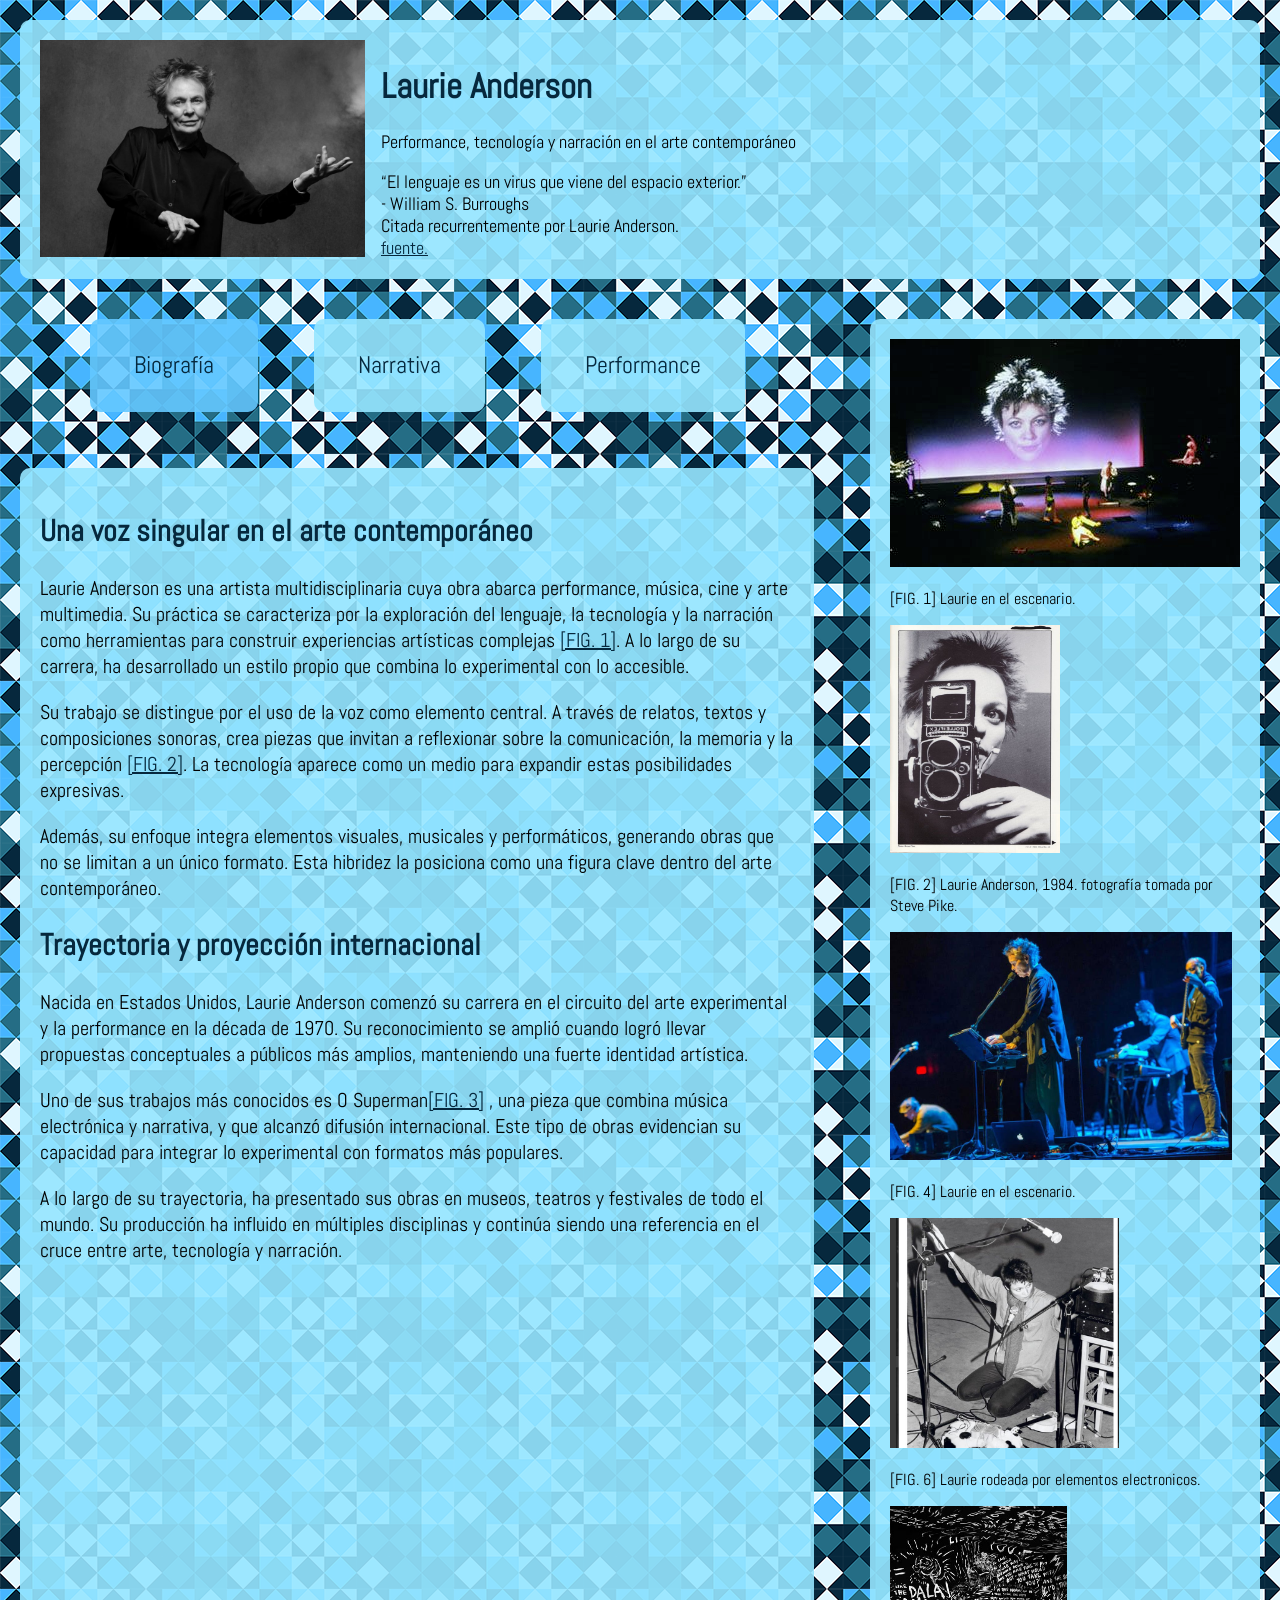
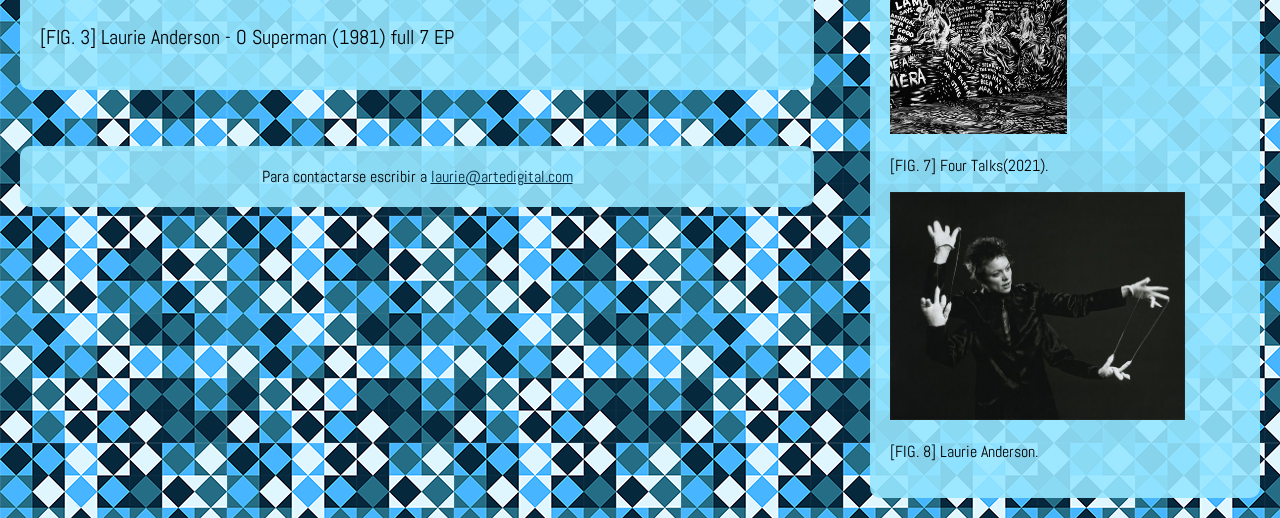
<file: primer parcial/index.html>
<!DOCTYPE html>
<html lang="es">
  <head>
    <meta charset="utf-8">
    <meta name="viewport" content="width=device-width, initial-scale=1.0"> <!--esto es para la vista desde un celular-->
    <title>Laurie Anderson - Biografía</title>
        
    <link rel="preconnect" href="https://fonts.googleapis.com">
    <link rel="preconnect" href="https://fonts.gstatic.com" crossorigin>
    <link href="https://fonts.googleapis.com/css2?family=Abel&display=swap" rel="stylesheet">
    <link rel="stylesheet" href="css/estilo.css">
  </head>
  <body>

    <header>
      <img class="foto-principal" src="img/anderson-1.jpg" alt="Imagen de Laurie" height="225" width="325">
      
      <div class="titulo">
          <h1>Laurie Anderson</h1>
          
          <p>Performance, tecnología y narración en el arte contemporáneo</p>

          <section>
          <q>El lenguaje es un virus que viene del espacio exterior.</q>
          <br>- William S. Burroughs
          <br>Citada recurrentemente por Laurie Anderson.
          <br> <a href="https://www.goodreads.com/author/quotes/4462369.William_S_Burroughs#:~:text=Language%20is%20a%20virus%20from%20outer%20space" target="_blank">
          fuente.</a>
          </section>
      </div>
    </header>
  
    <div class="layout">
      <div class="left"> 
    
        <nav>
          <ul>
            <li class="actual">
              <a href="index.html" target="_self">Biografía</a>
            </li>

              <li class="otra">
              <a href="narrativa.html" target="_self">Narrativa</a>
            </li>

              <li class="otra">
              <a href="performance.html" target="_self">Performance</a>
              </li>
          </ul>
        </nav>


        <main>
          <h2>Una voz singular en el arte contemporáneo</h2>
          <p>
            Laurie Anderson es una artista multidisciplinaria cuya obra abarca performance, música, cine y arte multimedia. 
            Su práctica se caracteriza por la exploración del lenguaje, la tecnología y la narración como herramientas para construir experiencias artísticas complejas 
            <a href="#fig1">[FIG. 1]</a>. 
            A lo largo de su carrera, ha desarrollado un estilo propio que combina lo experimental con lo accesible.
          </p>

          <section>
            <p>
              Su trabajo se distingue por el uso de la voz como elemento central. 
              A través de relatos, textos y composiciones sonoras, crea piezas que invitan a reflexionar sobre la comunicación, la memoria y la percepción
              <a href="#fig2">[FIG. 2]</a>. 
              La tecnología aparece como un medio para expandir estas posibilidades expresivas.
            </p>
            <p>
              Además, su enfoque integra elementos visuales, musicales y performáticos, generando obras que no se limitan a un único formato. 
              Esta hibridez la posiciona como una figura clave dentro del arte contemporáneo.
            </p>
          </section>
          
          <article>
            <h2>Trayectoria y proyección internacional</h2>
            <p>
              Nacida en Estados Unidos, Laurie Anderson comenzó su carrera en el circuito del arte experimental y la performance en la década de 1970. 
              Su reconocimiento se amplió cuando logró llevar propuestas conceptuales a públicos más amplios, manteniendo una fuerte identidad artística.
            </p>
            <p>
              Uno de sus trabajos más conocidos es O Superman<a href="#fig3">[FIG. 3]</a>
              , una pieza que combina música electrónica y narrativa, y que alcanzó difusión internacional. 
              Este tipo de obras evidencian su capacidad para integrar lo experimental con formatos más populares.
            </p>
            <p>
              A lo largo de su trayectoria, ha presentado sus obras en museos, teatros y festivales de todo el mundo. 
              Su producción ha influido en múltiples disciplinas y continúa siendo una referencia en el cruce entre arte, tecnología y narración.
            </p>
          </article>

          
          <section>
            <iframe width="560" height="315" src="https://www.youtube.com/embed/u6ImFRdNG0A?si=_eB11R2NjdwvjgWC" title="YouTube video player" frameborder="0" allow="accelerometer; autoplay; clipboard-write; encrypted-media; gyroscope; picture-in-picture; web-share" referrerpolicy="strict-origin-when-cross-origin" allowfullscreen></iframe>
            <p>
              [FIG. 3] Laurie Anderson - O Superman (1981) full 7 EP
            </p>
          </section>
        </main>

        <footer>
          Para contactarse escribir a <a href="mailto:laurie@artedigital.com">laurie@artedigital.com</a>
        </footer>
      </div>

      <aside>

        <section>
          <img id="fig1" src="img/1000109879.jpg" alt="imagen de Laurie en el escenario" height="228" width="350">
          <p>[FIG. 1] Laurie en el escenario.</p>
        </section>
        
        <section>
          <img id="fig2" src="img/1000109864.jpg" alt="fotografía de Laurie" height="228" width="170">
          <p>[FIG. 2] Laurie Anderson, 1984. fotografía tomada por Steve Pike.</p>
        </section>
        
        <section>
          <img id="fig4" src="img/anderson-2.jpg" alt="imagen de Laurie en el escenario" height="228" width="342">
          <p>[FIG. 4] Laurie en el escenario.</p>
        </section>

        <section>
          <img id="fig6" src="img/1000109865.jpg" alt="Laurie rodeada por elementos electronicos" height="230" width="229">
          <p>[FIG. 6] Laurie rodeada por elementos electronicos.</p>
        </section>

        <section>
          <img id="fig7" src="img/anderson-3.jpg" alt="Laurie Anderson:Four Talks 2021" height="228" width="177">
          <p>[FIG. 7] Four Talks(2021).</p>
        </section>

        <section>
          <img id="fig8" src="img/1000109863.jpg" alt="Laurie Anderson" height="228" width="295">
          <p>[FIG. 8] Laurie Anderson.</p>
        </section>

      </aside>
    </div>

    

    

  </body>
</html>
</file>
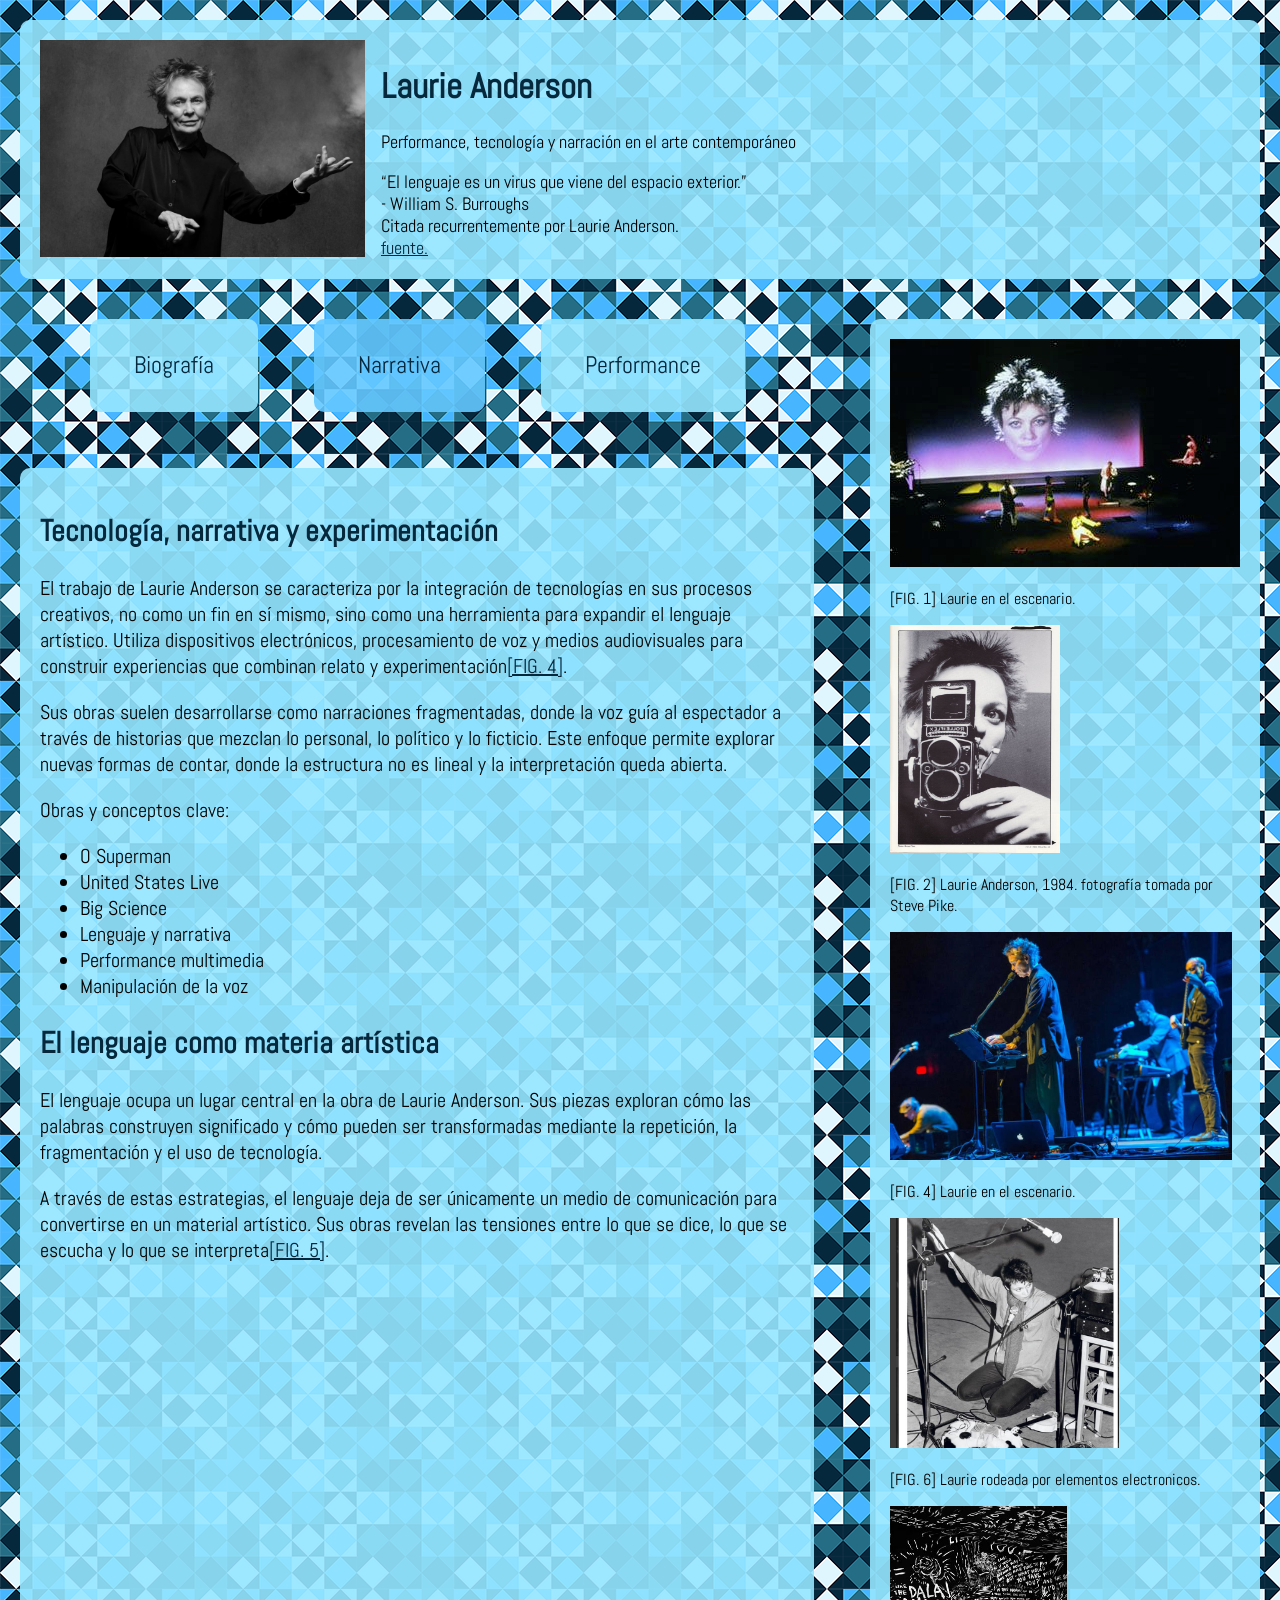
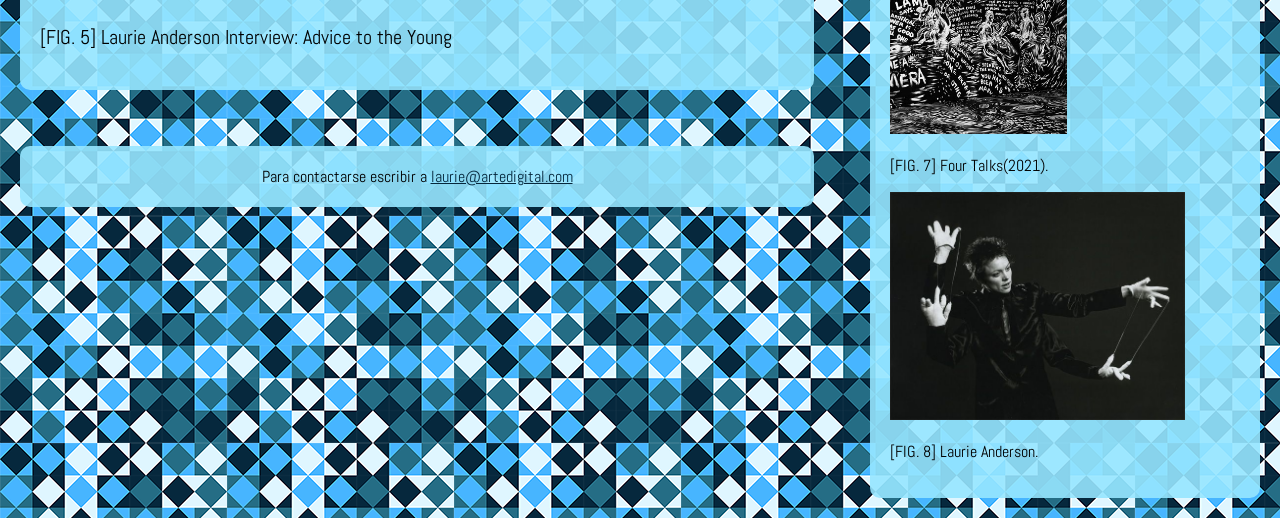
<file: primer parcial/narrativa.html>
<!DOCTYPE html>
<html lang="es">
    <head>
        <meta charset="utf-8">
        <meta name="viewport" content="width=device-width, initial-scale=1.0"> <!--esto es para la vista desde un celular-->
        <title>Laurie Anderson - narrativa</title>
        
        <link rel="preconnect" href="https://fonts.googleapis.com">
        <link rel="preconnect" href="https://fonts.gstatic.com" crossorigin>
        <link href="https://fonts.googleapis.com/css2?family=Abel&display=swap" rel="stylesheet">
        <link rel="stylesheet" href="css/estilo.css">
    </head>
    <body>
        <header>
            <img class="foto-principal" src="img/anderson-1.jpg" alt="Imagen de Laurie" height="225" width="325">
            
            <div class="titulo">
                <h1>Laurie Anderson</h1>
                
                <p>Performance, tecnología y narración en el arte contemporáneo</p>

                <section>
                <q>El lenguaje es un virus que viene del espacio exterior.</q>
                <br>- William S. Burroughs
                <br>Citada recurrentemente por Laurie Anderson.
                <br> <a href="https://www.goodreads.com/author/quotes/4462369.William_S_Burroughs#:~:text=Language%20is%20a%20virus%20from%20outer%20space" target="_blank">
                fuente.</a>
                </section>
            </div>
            </header>
            
            <div class="layout">
            <div class="left"> 
            
                <nav>
                <ul>
                    <li class="otra">
                    <a href="index.html" target="_self">Biografía</a>
                    </li>

                    <li class="actual">
                    <a href="narrativa.html" target="_self">Narrativa</a>
                    </li>

                    <li class="otra">
                    <a href="performance.html" target="_self">Performance</a>
                    </li>
                </ul>
                </nav>

                <main>
                    <article>
                        <h2>Tecnología, narrativa y experimentación</h2>

                        <p>El trabajo de Laurie Anderson se caracteriza por la integración de tecnologías en sus procesos creativos, no como un fin en sí mismo, 
                        sino como una herramienta para expandir el lenguaje artístico. 
                        Utiliza dispositivos electrónicos, procesamiento de voz y medios audiovisuales para construir experiencias que combinan relato y experimentación<a href="#fig4">[FIG. 4]</a>.</p>

                        <p>Sus obras suelen desarrollarse como narraciones fragmentadas, donde la voz guía al espectador a través de historias que mezclan lo personal, lo político y lo ficticio. 
                        Este enfoque permite explorar nuevas formas de contar, donde la estructura no es lineal y la interpretación queda abierta.</p>

                        <p>Obras y conceptos clave:</p>

                        <ul>
                            <li>O Superman</li>
                            <li>United States Live</li>
                            <li>Big Science</li>
                            <li>Lenguaje y narrativa</li>
                            <li>Performance multimedia</li>
                            <li>Manipulación de la voz</li>
                        </ul>
                    </article>

                    <section>
                        <h2>El lenguaje como materia artística</h2>

                        <p>El lenguaje ocupa un lugar central en la obra de Laurie Anderson. 
                        Sus piezas exploran cómo las palabras construyen significado y cómo pueden ser transformadas mediante la repetición, la fragmentación y el uso de tecnología.</p>

                        <p>A través de estas estrategias, el lenguaje deja de ser únicamente un medio de comunicación para convertirse en un material artístico. 
                        Sus obras revelan las tensiones entre lo que se dice, lo que se escucha y lo que se interpreta<a href="#fig5">[FIG. 5]</a>.</p>
                    </section>

                    <section>
                        <iframe id="fig5" width="560" height="315" src="https://www.youtube.com/embed/Vzt2p4XkKco?si=q7MyPBWcmzaZtfuA" title="YouTube video player" frameborder="0" allow="accelerometer; autoplay; clipboard-write; encrypted-media; gyroscope; picture-in-picture; web-share" referrerpolicy="strict-origin-when-cross-origin" allowfullscreen></iframe>
                        <p>
                           [FIG. 5] Laurie Anderson Interview: Advice to the Young
                        </p>
                    </section>

                </main>

                <footer>
                    Para contactarse escribir a <a href="mailto:laurie@artedigital.com">laurie@artedigital.com</a>
                </footer>

            </div>

                <aside>

                    <section>
                        <img id="fig1" src="img/1000109879.jpg" alt="imagen de Laurie en el escenario" height="228" width="350">
                        <p>[FIG. 1] Laurie en el escenario.</p>
                    </section>
                    
                    <section>
                        <img id="fig2" src="img/1000109864.jpg" alt="fotografía de Laurie" height="228" width="170">
                        <p>[FIG. 2] Laurie Anderson, 1984. fotografía tomada por Steve Pike.</p>
                    </section>

                    <section>
                        <img id="fig4" src="img/anderson-2.jpg" alt="imagen de Laurie en el escenario" height="228" width="342">
                        <p>[FIG. 4] Laurie en el escenario.</p>
                    </section>

                    <section>
                        <img id="fig6" src="img/1000109865.jpg" alt="Laurie rodeada por elementos electronicos" height="230" width="229">
                        <p>[FIG. 6] Laurie rodeada por elementos electronicos.</p>
                    </section>

                    <section>
                        <img id="fig7" src="img/anderson-3.jpg" alt="Laurie Anderson:Four Talks 2021" height="228" width="177">
                        <p>[FIG. 7] Four Talks(2021).</p>
                    </section>

                    <section>
                        <img id="fig8" src="img/1000109863.jpg" alt="Laurie Anderson" height="228" width="295">
                        <p>[FIG. 8] Laurie Anderson.</p>
                    </section>

                </aside>

            </div>

        


    </body>

</html>
</file>
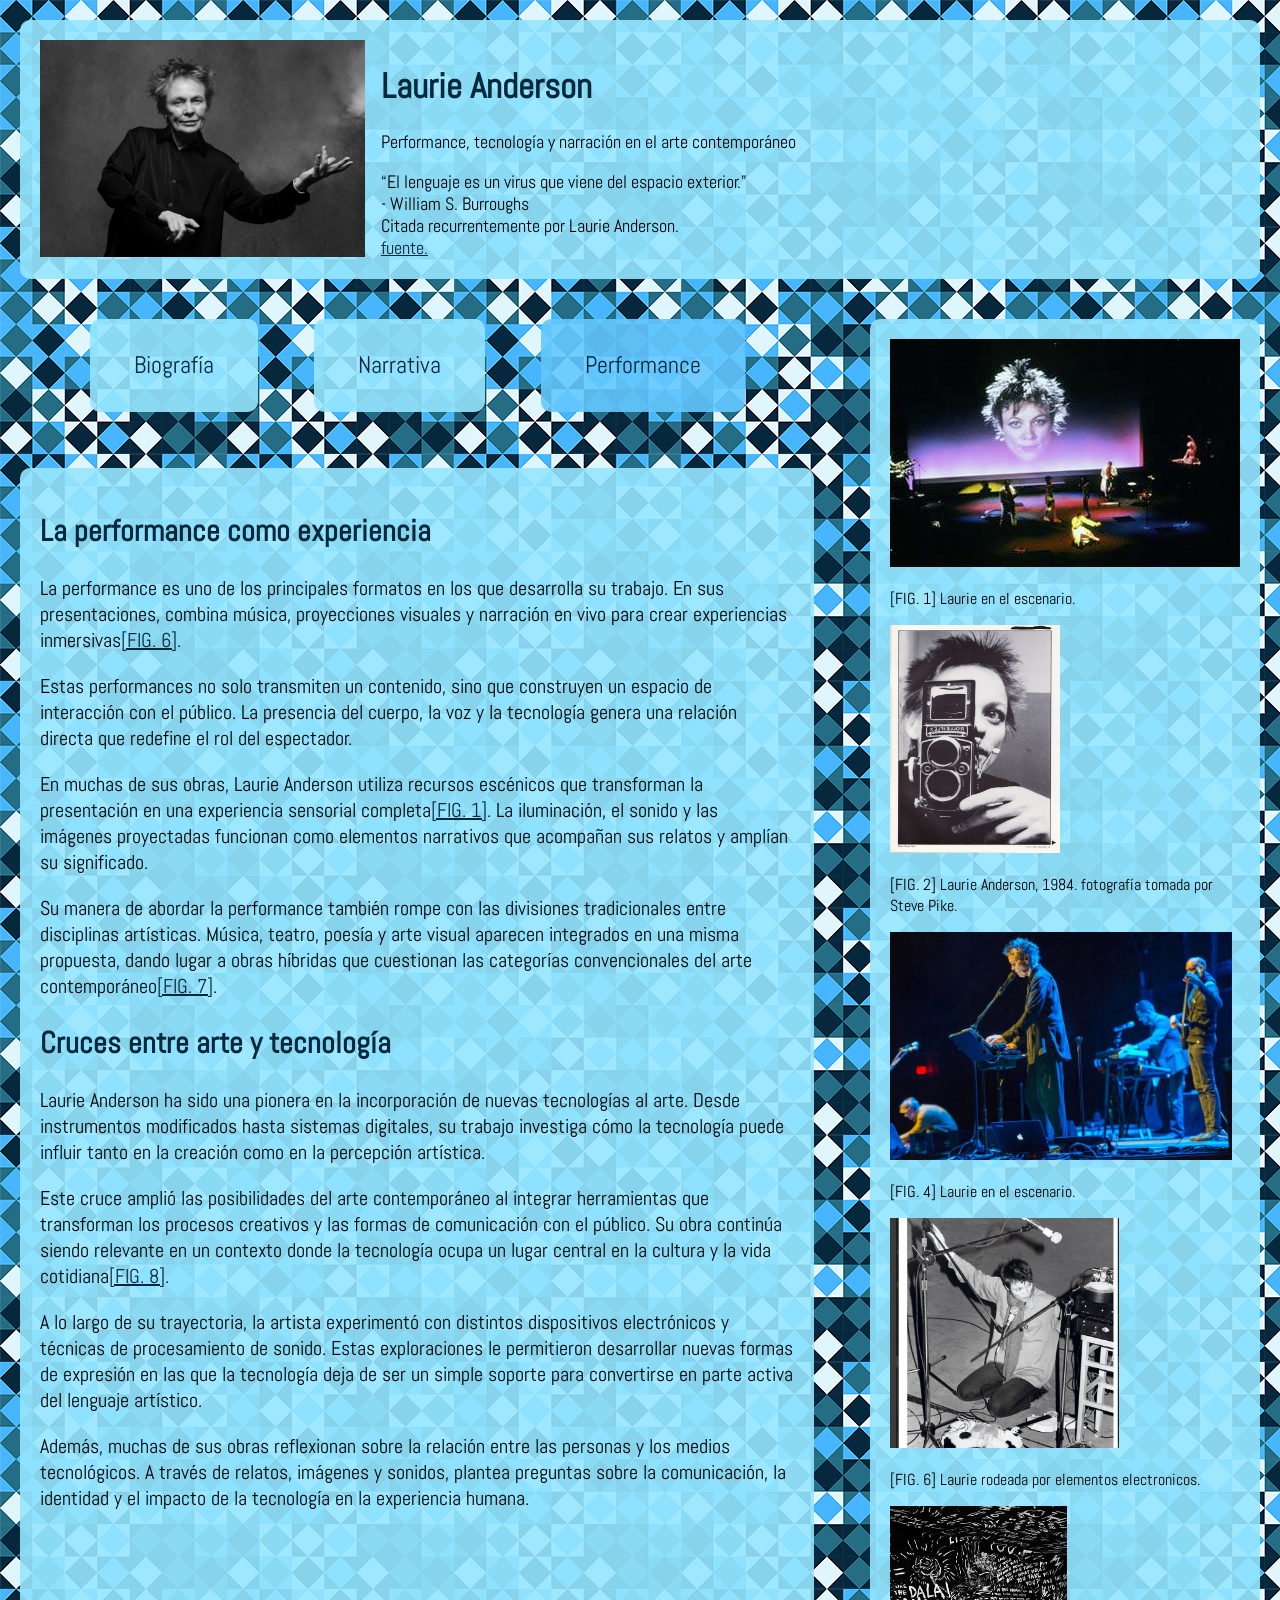
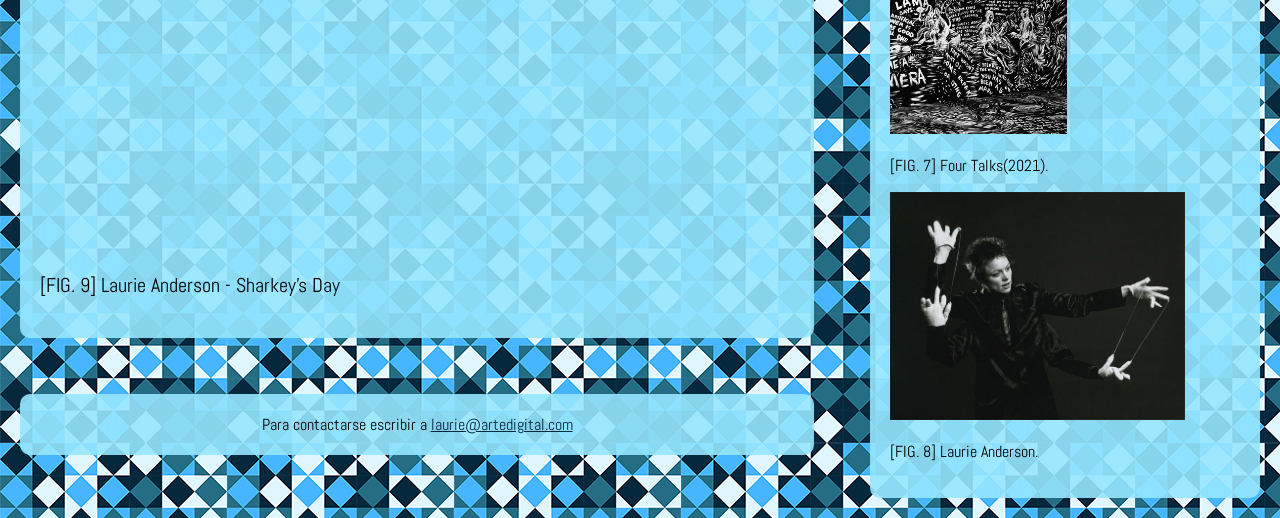
<file: primer parcial/performance.html>
<!DOCTYPE html>
<html lang="es">
    <head>
        <meta charset="utf-8">
        <meta name="viewport" content="width=device-width, initial-scale=1.0"> <!--esto es para la vista desde un celular-->
        <title>Laurie Anderson - performance</title>
        
        <link rel="preconnect" href="https://fonts.googleapis.com">
        <link rel="preconnect" href="https://fonts.gstatic.com" crossorigin>
        <link href="https://fonts.googleapis.com/css2?family=Abel&display=swap" rel="stylesheet">
        <link rel="stylesheet" href="css/estilo.css">
    </head>
    <body>
        <header>
            <img class="foto-principal" src="img/anderson-1.jpg" alt="Imagen de Laurie" height="225" width="325">
            
            <div class="titulo">
                <h1>Laurie Anderson</h1>
                
                <p>Performance, tecnología y narración en el arte contemporáneo</p>

                <section>
                <q>El lenguaje es un virus que viene del espacio exterior.</q>
                <br>- William S. Burroughs
                <br>Citada recurrentemente por Laurie Anderson.
                <br> <a href="https://www.goodreads.com/author/quotes/4462369.William_S_Burroughs#:~:text=Language%20is%20a%20virus%20from%20outer%20space" target="_blank">
                fuente.</a>
                </section>
            </div>
            </header>
            
        <div class="layout">
            <div class="left"> 
            
                <nav>
                <ul>
                    <li class="otra">
                    <a href="index.html" target="_self">Biografía</a>
                    </li>

                    <li class="otra">
                    <a href="narrativa.html" target="_self">Narrativa</a>
                    </li>

                    <li class="actual">
                    <a href="performance.html" target="_self">Performance</a>
                    </li>
                </ul>
                </nav>

                <main>
                    <section>
                        <h2>
                            La performance como experiencia
                        </h2>

                        <p>
                            La performance es uno de los principales formatos en los que desarrolla su trabajo. 
                            En sus presentaciones, combina música, proyecciones visuales y narración en vivo para crear experiencias inmersivas<a href="#fig6">[FIG. 6]</a>.
                        </p>

                        <p>
                            Estas performances no solo transmiten un contenido, sino que construyen un espacio de interacción con el público. 
                            La presencia del cuerpo, la voz y la tecnología genera una relación directa que redefine el rol del espectador.
                        </p>

                        <p>
                            En muchas de sus obras, Laurie Anderson utiliza recursos escénicos que transforman la presentación en una experiencia sensorial completa<a href="#fig1">[FIG. 1]</a>. 
                            La iluminación, el sonido y las imágenes proyectadas funcionan como elementos narrativos que acompañan sus relatos y amplían su significado. 
                        </p>

                        <p>
                            Su manera de abordar la performance también rompe con las divisiones tradicionales entre disciplinas artísticas. 
                            Música, teatro, poesía y arte visual aparecen integrados en una misma propuesta, dando lugar a obras 
                            híbridas que cuestionan las categorías convencionales del arte contemporáneo<a href="#fig7">[FIG. 7]</a>.
                        </p>
                    </section>

                    <section>
                        <h2>
                            Cruces entre arte y tecnología
                        </h2>

                        <p>
                            Laurie Anderson ha sido una pionera en la incorporación de nuevas tecnologías al arte. 
                            Desde instrumentos modificados hasta sistemas digitales, su trabajo investiga cómo la tecnología puede influir 
                            tanto en la creación como en la percepción artística.
                        </p>

                        <p>
                            Este cruce amplió las posibilidades del arte contemporáneo al integrar herramientas que transforman los procesos creativos y las 
                            formas de comunicación con el público. 
                            Su obra continúa siendo relevante en un contexto donde la tecnología ocupa un lugar central en la cultura y la vida cotidiana<a href="#fig8">[FIG. 8]</a>.
                        </p>

                        <p>
                            A lo largo de su trayectoria, la artista experimentó con distintos dispositivos electrónicos y técnicas de procesamiento de sonido. 
                            Estas exploraciones le permitieron desarrollar nuevas formas de expresión en las que la tecnología deja de ser un simple soporte para 
                            convertirse en parte activa del lenguaje artístico.  
                        </p>

                        <p>
                            Además, muchas de sus obras reflexionan sobre la relación entre las personas y los medios tecnológicos. 
                            A través de relatos, imágenes y sonidos, plantea preguntas sobre la comunicación, la identidad y el impacto de la tecnología en la experiencia humana.
                        </p>
                    </section>

                    <section>
                        <iframe width="560" height="315" src="https://www.youtube.com/embed/VaBbHGKLp88?si=NCD5juckT-DgJBNV" title="YouTube video player" frameborder="0" allow="accelerometer; autoplay; clipboard-write; encrypted-media; gyroscope; picture-in-picture; web-share" referrerpolicy="strict-origin-when-cross-origin" allowfullscreen></iframe>
                        <p>
                           [FIG. 9] Laurie Anderson - Sharkey's Day
                        </p>
                    </section>

                </main>

                <footer>
                    Para contactarse escribir a <a href="mailto:laurie@artedigital.com">laurie@artedigital.com</a>
                </footer>
            </div>

            <aside>

                <section>
                    <img id="fig1" src="img/1000109879.jpg" alt="imagen de Laurie en el escenario" height="228" width="350">
                    <p>[FIG. 1] Laurie en el escenario.</p>
                </section>
                
                <section>
                    <img id="fig2" src="img/1000109864.jpg" alt="fotografía de Laurie" height="228" width="170">
                    <p>[FIG. 2] Laurie Anderson, 1984. fotografía tomada por Steve Pike.</p>
                </section>

                <section>
                    <img id="fig4" src="img/anderson-2.jpg" alt="imagen de Laurie en el escenario" height="228" width="342">
                    <p>[FIG. 4] Laurie en el escenario.</p>
                </section>

                <section>
                    <img id="fig6" src="img/1000109865.jpg" alt="Laurie rodeada por elementos electronicos" height="230" width="229">
                    <p>[FIG. 6] Laurie rodeada por elementos electronicos.</p>
                </section>

                <section>
                    <img id="fig7" src="img/anderson-3.jpg" alt="Laurie Anderson:Four Talks 2021" height="228" width="177">
                    <p>[FIG. 7] Four Talks(2021).</p>
                </section>

                <section>
                    <img id="fig8" src="img/1000109863.jpg" alt="Laurie Anderson" height="228" width="295">
                    <p>[FIG. 8] Laurie Anderson.</p>
                </section>

            </aside>
        </div>

        

    </body>

</html>
</file>
<file: primer parcial/css/estilo.css>
*{ 
    box-sizing: border-box;

}

body{
    margin: 0;
    font-family: 'Abel', sans-serif;

    background-image: url(../img/fondo.png);

}

h1, h2{
    color: rgb(6, 40, 61) ;
}

header, main, aside, footer, .otra{
    background: rgba(150, 230, 255, 0.9);
    padding: 20px;
    margin: 20px;
    border-radius: 10px;
}

.actual{
    background: rgba(100, 200, 255, 0.9);
    padding: 20px;
    margin: 20px;
    border-radius: 10px;
}


header{
  display: flex;
  gap: 1rem;
  align-items: flex-start;
  font-size: 110%;
    padding: 20px;
  margin: 20px;
  border-radius: 10px;
}

.foto-principal {
  flex-shrink: 0; 
  height: auto;
  max-width: 325px;
}

.titulo {
  flex: 1;  
}

nav ul{
  display: flex;
  justify-content: center;
  gap: 1rem;
  list-style: none;
  margin: 0;
  padding: 0;
}

nav li{
	display: inline-block;	
}
nav a{
    font-size: 1.5em;
	line-height: 2.2em;
	padding: 0.4em 1em;
	text-align: center;
	text-decoration: none;
}

a:link{
	color: rgb(6, 40, 61);
}
a:visited{
	color: rgb(37, 109, 133);
}
a:hover{
	color: rgb(71, 181, 255);
}
a:active{
	color: rgb(223, 246, 255);
}


.layout{
  display: flex;
  gap: 1rem;
  align-items: flex-start;
}

.left{
  flex: 2;
  display: flex;
  flex-direction: column;
  gap: 1rem;
}

aside{
  flex: 0.5;
}

footer{
    text-align: center;
}

main{
     font-size: 125%;
}
</file>
